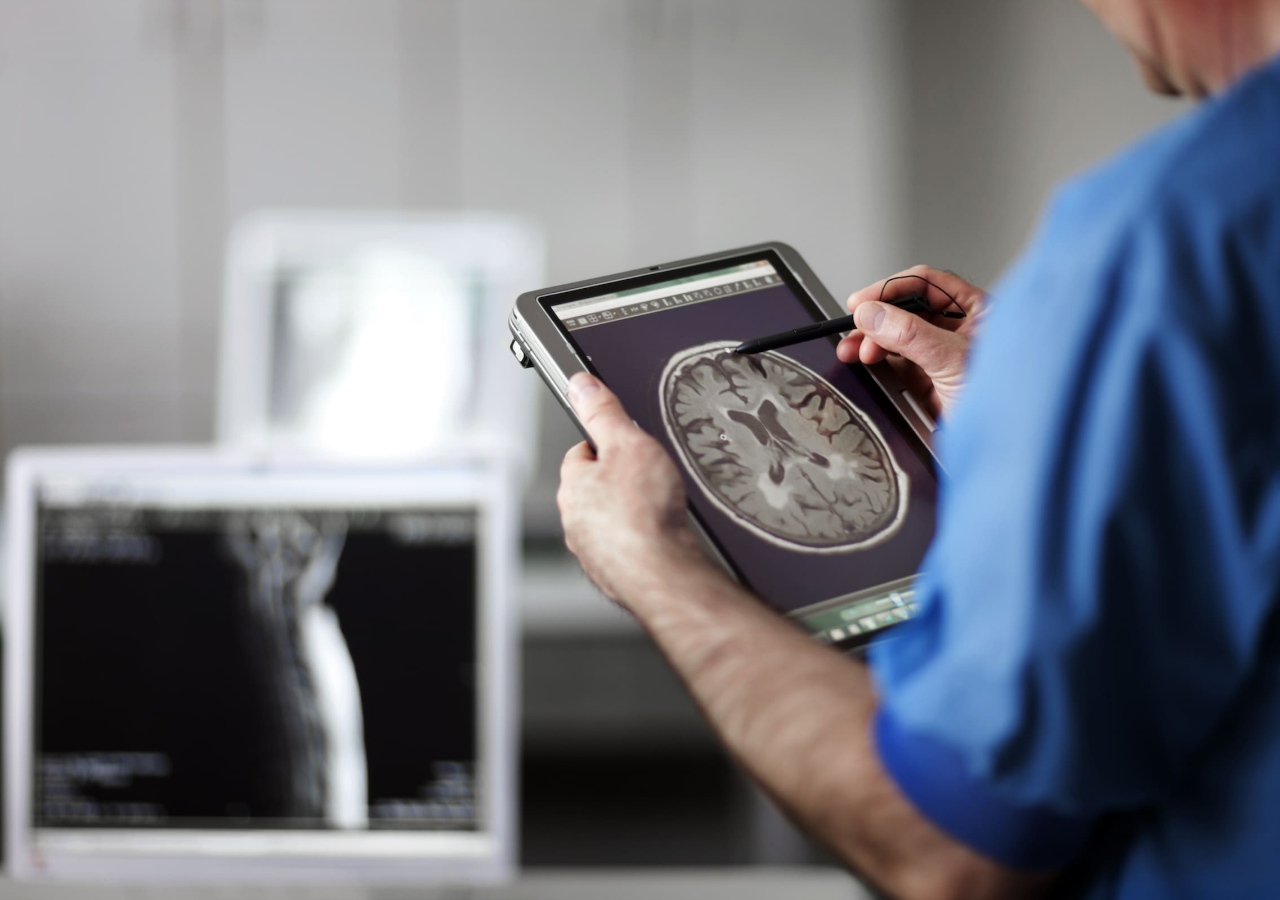
<file: html5/index.html>
<!DOCTYPE html>
<html xmlns="http://www.w3.org/1999/xhtml" xml:lang="en" lang="en">
  <head>
    <!--
			Copyright (c) 2013-2022 Antoine Martin <antoine@xpra.org>
			Copyright (c) 2014 Joshua Higgins <josh@kxes.net>
			Licensed under MPL 2.0
		-->

    <title>三维重建医学处理软件</title>
    <meta charset="utf-8" />
    <meta name="description" content="三维重建医学处理软件">
    <meta name="apple-mobile-web-app-capable" content="yes" />
    <meta name="mobile-web-app-capable" content="yes" />
    <link
      rel="shortcut icon"
      type="image/png"
      href="favicon.png"
      id="favicon"
    />

    <link rel="stylesheet" href="css/client.css" />
    <meta name="viewport" content="width=device-width, initial-scale=1, maximum-scale=1.0, user-scalable=0;" name="viewport" />
    <link rel="stylesheet" href="css/spinner.css" />

    <script>
    setInterval(function() {window.jQuery(document).resize();},1000);
    if (!Object.hasOwn) {
        Object.hasOwn = Object.call.bind(Object.hasOwnProperty);
    }
    </script>
    <script type="text/javascript" src="js/lib/jquery.js"></script>
    <script type="text/javascript" src="js/lib/jquery-ui.js"></script>
    <script
      type="text/javascript"
      src="js/lib/jquery.ba-throttle-debounce.js"
    ></script>
    <script
      type="text/javascript"
      src="js/lib/jquery-transform-draggable.js"
    ></script>


    <script type="text/javascript" src="js/lib/rencode.js"></script>
    <script type="text/javascript" src="js/lib/lz4.js"></script>
    <script type="text/javascript" src="js/lib/brotli_decode.js"></script>
    <script type="text/javascript" src="js/lib/forge.js"></script>

    <script type="text/javascript" src="js/lib/jsmpeg.js"></script>
    <script type="text/javascript" src="js/lib/aurora/aurora.js"></script>
    <!--
		<script type="text/javascript" src="js/lib/aurora/mp3.js"></script>
		<script type="text/javascript" src="js/lib/aurora/flac.js"></script>
		<script type="text/javascript" src="js/lib/aurora/aac.js"></script>
		-->
    <script type="text/javascript" src="js/lib/aurora/aurora-xpra.js"></script>
 		<script type="text/javascript" src="js/lib/circle-progress.js"></script>


    <script
      type="text/javascript"
      src="js/lib/web-streams-ponyfill.es6.js"
    ></script>
    <script type="text/javascript" src="js/lib/StreamSaver.js"></script>
    <script type="text/javascript" src="js/lib/FileSaver.js"></script>
    <script type="text/javascript" src="js/lib/jszip.js"></script>
    <script type="text/javascript" src="js/lib/detect-zoom.js"></script>

    <script type="text/javascript" src="js/Keycodes.js"></script>
    <script type="text/javascript" src="js/Protocol.js"></script>
    <script type="text/javascript" src="js/Window.js"></script>
    <script type="text/javascript" src="js/Notifications.js"></script>
    <script type="text/javascript" src="js/Constants.js"></script>
    <script type="text/javascript" src="js/Utilities.js"></script>
    <script type="text/javascript" src="js/MediaSourceUtil.js"></script>
    <script type="text/javascript" src="js/RgbHelpers.js"></script>
    <script type="text/javascript" src="js/VideoDecoder.js"></script>
    <script
      type="text/javascript"
      src="js/OffscreenDecodeWorkerHelper.js"
    ></script>
    <script type="text/javascript" src="js/Client.js"></script>

    <link rel="stylesheet" type="text/css" href="css/menu.css" />
    <script type="application/javascript" src="js/Menu.js"></script>
    <script type="application/javascript" src="js/MenuCustom.js"></script>
    <link rel="stylesheet" type="text/css" href="css/menu-skin.css" />
    <link rel="stylesheet" type="text/css" href="css/icon.css" />

    <!-- slick carousel for window preview feature -->
    <link rel="stylesheet" type="text/css" href="css/slick.css" />
    <script type="text/javascript" src="js/lib/slick.js"></script>

    <!-- simple-keyboard -->
    <script
      type="application/javascript"
      src="js/lib/simple-keyboard.js"
    ></script>
    <link rel="stylesheet" href="css/simple-keyboard.css" />
  </head>

  <body>
    <div
      id="dpi"
      style="
        width: 1in;
        height: 1in;
        left: -100%;
        top: -100%;
        position: absolute;
      "
    ></div>

    <div id="progress" class="overlay" style="display: none">
      <p id="progress-label"></p>
      <p id="progress-details"></p>
        <div class="col-sm-4">
		      <div class="progressbar">
            <div class="second circle" data-percent="10">
              <strong></strong>
            </div>
          </div>
		    </div>
    </div>

    <div id="login-overlay">
      <div id="login-box">
        <div id="login-innerbox">
          <span id="login-header"></span>
          <br />
          <div id="password-box">
            <input
              title="Password"
              type="password"
              id="password"
              autocomplete="current-password"
              placeholder="Password"
              size="16"
              maxlength="256"
            />
          </div>
          <br />
          <div id="login-buttons">
            <a class="login-button" role="button" onclick="login_cancel();"
              >Cancel</a
            >
            <a class="login-button" role="button" onclick="login_connect();"
              >Connect</a
            >
          </div>
        </div>
      </div>
    </div>

    <div id="screen" style="width: 100%; height: 100%">
      <div id="float_menu">
        <ul class="Menu -horizontal">
          <li class="-hasSubmenu -noChevron">
            <a href="#" title="Xpra" class="noDrag" data-icon="menu"></a>
            <ul id="menu_list">
              <li class="-hasSubmenu" id="startmenuentry" style="display: none">
                <a data-icon="apps" href="#">Start</a>
                <ul id="startmenu"></ul>
              </li>
              <li class="-hasSubmenu">
                <a href="#" data-icon="kitchen">Server</a>
                <ul>
                  <li id="clock_menu_entry">
                    <a
                      href="#"
                      data-icon="access_time"
                      onclick="return false"
                      id="clock_menu_text"
                    ></a>
                  </li>
                  <li id="upload_menu_entry">
                    <a
                      href="#"
                      data-icon="cloud_upload"
                      onclick="upload_file(event); return false"
                      >Upload file</a
                    >
                  </li>
                  <li id="shutdown_menu_entry">
                    <a
                      href="#"
                      data-icon="exit_to_app"
                      onclick="confirm_shutdown_server(event); return false"
                      >Shutdown Server</a
                    >
                  </li>
                </ul>
              </li>
              <!--
							<li class="-hasSubmenu">
								<a href="#" data-icon="list">Features</a>
								<ul>
									<li><a href="#" data-icon="message">Notifications</a></li>
								</ul>
							</li>
							-->
              <li class="-hasSubmenu">
                <a href="#" data-icon="info">Information</a>
                <ul>
                  <li>
                    <a
                      href="#"
                      data-icon="info"
                      onclick="show_about(event); return false"
                      >About Xpra</a
                    >
                  </li>
                  <li>
                    <a
                      href="#"
                      data-icon="trending_up"
                      onclick="show_sessioninfo(event); return false"
                      >Session Info</a
                    >
                  </li>
                  <li>
                    <a
                      href="#"
                      data-icon="bug_report"
                      onclick="show_bugreport(event); return false"
                      >Bug Report</a
                    >
                  </li>
                </ul>
              </li>
              <li>
                <a href="#" data-icon="refresh" onclick="location.reload()"
                  >Reload</a
                >
              </li>
              <li>
                <a
                  href="#"
                  data-icon="exit_to_app"
                  onclick="client.disconnect_reason='User request'; client.close(); return false"
                  >Disconnect</a
                >
              </li>
            </ul>
          </li>
          <li class="-hasSubmenu -noChevron">
            <a href="#" title="Open Windows" data-icon="filter" id="open_windows"></a>
            <ul id="open_windows_list"></ul>
          </li>
          <li class="-hasSubmenu -noChevron">
            <a
              href="#"
              id="fullscreen_button"
              title="Fullscreen"
              data-icon="fullscreen"
            ></a>
          </li>
          <li class="-hasSubmenu -noChevron">
            <a
              href="#"
              id="keyboard_button"
              title="Keyboard"
              data-icon="keyboard"
            ></a>
          </li>
          <li class="-hasSubmenu -noChevron">
            <a
              href="#"
              id="sound_button"
              title="Audio"
              data-icon="volume_off"
            ></a>
          </li>
        </ul>
        <div id="float_tray" class="menu-divright"></div>
      </div>
      <img id="shadow_pointer" alt="shadow pointer" />
    </div>

    <div id="window_preview"></div>

    <div class="notifications"></div>

    <form id="upload_form">
      <input type="file" id="upload" style="display: none" />
    </form>

    <div id="about">
      <h2>Msunsoft Imaging Viewer</h2>
      <h3>Version 9.0 beta</h3>
      <span>
        Copyright (c) 2013-2022 Antoine Martin &lt;antoine@xpra.org&gt;
        <br />
        Copyright (c) 2014 Joshua Higgins &lt;josh@kxes.net&gt;
      </span>
      <br />
      <br />
      <span class="info">
        This code is available under the
        <a href="./LICENSE">Mozilla Public License Version 2.0</a>
        <br />
        For more information, see
        <a rel="noopener" href="https://github.com/Xpra-org/xpra-html5"
          >xpra HTML5 project</a
        >.
      </span>
    </div>

    <div id="sessioninfo">
      <h2>Session Information</h2>
      <h3>Connection Data</h3>
      <table id="sessiondata">
        <caption>
          Session Connection Data Information
        </caption>
        <tr>
          <th scope="row">Server Endpoint</th>
          <td id="endpoint"></td>
        </tr>
        <tr>
          <th scope="row">Server Display</th>
          <td id="server_display"></td>
        </tr>
        <!-- <tr>
				<th>Server Hostname</th>
				<td id="server_hostname"></td>
			</tr> -->
        <tr>
          <th scope="row">Server Platform</th>
          <td id="server_platform"></td>
        </tr>
        <tr>
          <th scope="row">Server Load</th>
          <td id="server_load"></td>
        </tr>
        <!-- <tr>
				<th>Session Started</th>
				<td id="session_started"></td>
			</tr> -->
        <tr>
          <th scope="row">Session Connected</th>
          <td id="session_connected"></td>
        </tr>
        <tr>
          <th scope="row">Server Latency</th>
          <td id="server_latency"></td>
        </tr>
        <tr>
          <th scope="row">Client Latency</th>
          <td id="client_latency"></td>
        </tr>
      </table>
    </div>

    <div id="bugreport">
      <h2>Xpra Bug Report</h2>
      <br />
      <form>
        Summary:
        <input
          id="bugreport_summary"
          type="text"
          size="48"
          maxlength="128"
          value=""
        />
        <br />
        Description:
        <br />
        <textarea id="bugreport_description" cols="60" rows="6"></textarea>
        <br />
        <button id="bugreport_cancel" type="button" onclick="hide_bugreport()">
          Cancel
        </button>
        <button
          id="bugreport_submit"
          type="button"
          onclick="generate_bugreport()"
          disabled
        >
          Generate Report
        </button>
      </form>
    </div>

    <div>
      <textarea
        id="pasteboard"
        readonly
        style="display: block; position: absolute; left: -99em"
      ></textarea>
    </div>

    <div
      class="simple-keyboard"
      style="display: block; position: fixed; bottom: 0; width: 100%"
    ></div>

    <script>
      function animateElements(percent) {
          $('.progressbar').each(function () {
              var elementPos = $(this).offset().top;
              var topOfWindow = $(window).scrollTop();
              //var percent = $(this).find('.circle').attr('data-percent');
              console.log(percent);
              var animate = $(this).data('animate');
              if (elementPos < topOfWindow + $(window).height() - 30 && !animate) {
                  $(this).data('animate', true);
                  $(this).find('.circle').circleProgress({
                      startAngle: -Math.PI / 2,
                      value: percent / 100,
                      size : 300,
                      thickness: 80,
                      fill: {
                          color: '#9E77E2'
                      },
                      emptyFill: '#323232',
                  }).on('circle-animation-progress', function (event, progress, stepValue) {
                      $(this).find('strong').text((stepValue*100).toFixed(0) + "%");
                  }).stop();
              } else {
                  $(this).find('.circle').circleProgress('value', percent / 100);
              }
          });
      }
      const default_settings = {};
      const getparam = function (prop) {
        let v = Utilities.getparam(prop);
        if (v == null && prop in default_settings) {
          v = default_settings[prop];
        }
        return v;
      };

      const getboolparam = function (prop, default_value) {
        let v = Utilities.getparam(prop);
        if (v == null && prop in default_settings) {
          v = default_settings[prop];
        }
        return Utilities.stristrue(v, default_value);
      };
      const getboolautoparam = function (prop, default_value) {
        let v = Utilities.getparam(prop);
        if (v == null && prop in default_settings) {
          v = default_settings[prop];
        }
        if (v == "auto") {
          return "auto";
        }
        return Utilities.stristrue(v, default_value);
      };
      const getintparam = function (prop, default_value) {
        let v = Utilities.getparam(prop);
        if (v == null && prop in default_settings) {
          v = default_settings[prop];
        }
        try {
          v = parseInt(v);
        } catch (e) {
          return default_value;
        }
        if (v === null || isNaN(v)) {
          return default_value;
        }
        return v;
      };
      const getfloatparam = function (prop, default_value) {
        let v = Utilities.getparam(prop);
        if (v == null && prop in default_settings) {
          v = default_settings[prop];
        }
        try {
          v = parseFloat(v);
        } catch (e) {
          return default_value;
        }
        if (v === null || isNaN(v)) {
          return default_value;
        }
        return v;
      };

      const float_menu_item_size = 30;
      const float_menu_padding = 20;
      let float_menu_width = float_menu_item_size * 5 + float_menu_padding;

      let cdebug = function () {
        Utilities.clog.apply(Utilities, arguments);
      };
      let clog = function () {
        Utilities.clog.apply(Utilities, arguments);
      };

      //start calculating the fps asap:
      let animation_times = [];
      let fps = -1;
      let vrefresh = -1;
      function animation_cb(now) {
        let l = animation_times.push(now);
        if (l > 100) {
          animation_times.shift();
        }
        let t0 = animation_times[0];
        if (now > t0) {
          fps = Math.floor((1000 * (l - 1)) / (now - t0));
        }
        cdebug("draw", "animation_cb", now, "fps", fps, "vrefresh", vrefresh);
        if (vrefresh < 0) {
          window.requestAnimationFrame(animation_cb);
        }
      }
      window.requestAnimationFrame(animation_cb);

      function confirm_shutdown_server() {
        if (confirm("Shutdown this server?")) {
          client.reconnect = false;
          client.send(["shutdown-server"]);
        }
      }

      function upload_file(event) {
        $(".menu-content").slideUp();
        $("#upload").click();
      }

      function cleanup_dialogs() {
        $(".menu-content").slideUp();
        $("#about").hide();
        hide_sessioninfo();
        hide_bugreport();
      }
      function connection_established() {
        //this may be a re-connection,
        //so make sure we cleanup any left-overs
        clog("connection-established");
        cleanup_dialogs();
        $("button.menu-button").prop("disabled", false);
      }
      function connection_lost() {
        clog("connection-lost");
        cleanup_dialogs();
        $("button.menu-button").prop("disabled", true);
      }
      document.addEventListener(
        "connection-established",
        connection_established
      );
      document.addEventListener("connection-lost", connection_lost);

      $("body").click(function () {
        $(".menu-content").slideUp();
        $("#about").hide();
        hide_sessioninfo();
      });

      function enable_clipboard_autofocus() {
        $("#pasteboard").blur(function () {
          //force focus back to our capture widget:
          if (client.capture_keyboard) {
            $("#pasteboard").focus();
          }
        });
        const pasteboard_element = $("#pasteboard");
        pasteboard_element.prop("autofocus");
        pasteboard_element.focus();
      }
      function cancel_clipboard_autofocus() {
        $("#pasteboard").removeAttr("autofocus");
      }

      function show_about(event) {
        $(".menu-content").slideUp();
        $("#about").show();
        hide_sessioninfo();
        event.stopPropagation();
      }

      //session-info handling:
      function show_sessioninfo(event) {
        $(".menu-content").slideUp();
        $("#about").hide();
        $("#sessiondata td").html("");
        $("#sessioninfo").show();
        client.start_info_timer();
        event.stopPropagation();
      }
      function hide_sessioninfo() {
        $("#sessioninfo").hide();
        client.stop_info_timer();
      }
      document.addEventListener(
        "info-response",
        function (e) {
          const info = e.data;
          $("#endpoint").html(client.uri);
          $("#server_display").html(client.server_display);
          $("#server_platform").html(client.server_platform);
          if (client.server_load == null) {
            $("#server_load").html("n/a");
          } else {
            $("#server_load").html("" + client.server_load);
          }
          function toHHMMSS(t) {
            let s = "";
            const hh = Math.floor(t / 1000 / 60 / 60);
            if (hh > 0) s += "" + hh + ":";
            const mm = Math.floor(t / 1000 / 60) % 60;
            s += ("0" + mm).slice(-2); //left pad with "0"
            const ss = Math.floor(t / 1000) % 60;
            s += ":" + ("0" + ss).slice(-2); //left pad with "0"
            return s;
          }
          const elapsed = new Date().getTime() - client.client_start_time;
          $("#session_connected").html(toHHMMSS(elapsed));
          if (client.server_ping_latency >= 0)
            $("#server_latency").html(client.server_ping_latency);
          if (client.client_ping_latency >= 0)
            $("#client_latency").html(client.client_ping_latency);
          //TODO:
          // * add packet counter to Protocol.js
          //"Packets Received"
          //"Encoding + Compression"
        },
        false
      );

      function enable_bugreport_submit() {
        $("#bugreport_submit").prop("disabled", false);
        document.removeEventListener("info-response", enable_bugreport_submit);
      }
      function hide_bugreport() {
        $("#bugreport").hide();
        if (client.clipboard_enabled) {
          enable_clipboard_autofocus();
        }
      }
      function show_bugreport(event) {
        //stop capturing input, so we can interact with the bugreport form:
        client.capture_keyboard = false;
        cancel_clipboard_autofocus();
        //hide menu:
        $(".menu-content").slideUp();
        $("#bugreport").show();
        event.stopPropagation();
        //disable submit until we get an info-response:
        $("#bugreport_submit").prop("disabled", true);
        document.addEventListener("info-response", enable_bugreport_submit);
        client.send_info_request();
      }
      function generate_bugreport() {
        client.capture_keyboard = true;
        const zip = new JSZip();
        zip.file(
          "Summary.txt",
          "" +
            $("#bugreport_summary").val() +
            "\n\n" +
            $("#bugreport_description").val()
        );
        zip.file(
          "Server-Info.txt",
          "" + JSON.stringify(client.server_last_info)
        );
        //screenshot:
        if (!client.offscreen_api) {
          const canvas = document.createElement("canvas");
          canvas.width = client.desktop_width;
          canvas.height = client.desktop_height;
          const ctx = canvas.getContext("2d");
          for (let i in client.id_to_window) {
            const iwin = client.id_to_window[i];
            ctx.drawImage(iwin.draw_canvas, iwin.x, iwin.y);
          }
          const png_base64 = canvas.toDataURL("image/png");
          zip.file(
            "screenshot.png",
            Utilities.convertDataURIToBinary(png_base64)
          );
        }
        zip.generateAsync({ type: "blob" }).then(function (content) {
          saveAs(content, "bugreport.zip");
        });
        hide_bugreport();
      }
      const password_input = document.getElementById("password");
      let login_callback = null;
      function login_cancel() {
        $("#login-overlay").fadeOut();
        password_input.removeEventListener("keydown", password_special_keys);
        password_input.value = "";
        login_callback(null);
      }
      function login_connect() {
        $("#login-overlay").fadeOut();
        const password = password_input.value;
        password_input.removeEventListener("keydown", password_special_keys);
        password_input.value = "";
        login_callback(password);
      }
      function password_special_keys(e) {
        if (!e) {
          e = window.event;
        }
        if (e.keyCode == 13) {
          e.preventDefault();
          login_connect();
        }
        if (e.keyCode == 27) {
          e.preventDefault();
          login_cancel();
        }
      }
      function password_prompt_fn(heading, callback) {
        login_callback = callback;
        $("#login-overlay").fadeIn();
        $("#login-header").text(heading);
        password_input.focus();
        password_input.addEventListener("keydown", password_special_keys);
      }

      function keycloak_prompt_fn(url, callback) {
        const params = new URLSearchParams(window.location.search);
        const code = params.get("code");
        const error = params.get("error");
        if (error) {
          const error_description = params.get("error_description");
          callback(JSON.stringify({ error, error_description }));
        } else if (!code) {
          window.location.href = url;
        } else {
          history.replaceState({}, "", window.location.pathname);
          callback(JSON.stringify({ code }));
        }
      }

      let touchaction_scroll = true;
      function toggle_touchaction() {
        touchaction_scroll = !touchaction_scroll;
        set_touchaction();
      }
      function set_touchaction() {
        let touchaction, label;
        if (touchaction_scroll) {
          touchaction = "none";
          label = "zoom";
        } else {
          touchaction = "auto";
          label = "scroll";
        }
        cdebug(
          "mouse",
          "set_touchaction() touchaction=",
          touchaction,
          "label=",
          label
        );
        $("div.window canvas").css("touch-action", touchaction);
        $("#touchaction_link").html("Set Touch Action: " + label);
        if (!Utilities.isEdge()) {
          $("#touchaction_link").hide();
        }
      }

      function init_client() {
        if (typeof jQuery == "undefined") {
          window.alert(
            "Incomplete Xpra HTML5 client installation: jQuery is missing, cannot continue."
          );
          return;
        }
        const https = document.location.protocol == "https:";

        // look at url parameters
        const username = getparam("username") || getparam("handle") || null;
        const passwords = [];
        for (let i = 0; i < 10; i++) {
          let password =
            getparam("password" + i) || getparam("token" + i) || null;
          if (!password && i == 0) {
            //try with no suffix:
            password = getparam("password") || getparam("token") || null;
          }
          if (password) {
            passwords.push(password);
          } else {
            break;
          }
        }
        const sound = getboolparam("sound", true) || null;
        const audio_codec = getparam("audio_codec") || null;
        const offscreen = getboolparam("offscreen", true);
        const encoding = getparam("encoding") || null;
        const bandwidth_limit = getintparam("bandwidth_limit", 0) || 0;
        const action = getparam("action") || "connect";
        const display = getparam("display") || "";
        const shadow_display = getparam("shadow_display") || "";
        const submit = getboolparam("submit", true);
        const server = getparam("server") || window.location.hostname;
        const port = getparam("port") || window.location.port;
        const ssl = getboolparam("ssl", https);
        const path = getparam("path") || window.location.pathname;
        const encryption = getparam("encryption") || null;
        const key = getparam("key") || null;
        const keyboard_layout = getparam("keyboard_layout") || null;
        const start = getparam("start");
        const exit_with_children = getboolparam("exit_with_children", false);
        const exit_with_client = getboolparam("exit_with_client", false);
        const sharing = getboolparam("sharing", false);
        const video = getboolparam("video", Utilities.is_64bit());
        const mediasource_video = getboolparam("mediasource_video", false);
        const remote_logging = getboolparam("remote_logging", true);
        const insecure = getboolparam("insecure", false);
        const ignore_audio_blacklist = getboolparam(
          "ignore_audio_blacklist",
          false
        );
        const keyboard = getboolparam("keyboard", Utilities.isMobile());
        //Safari and navigator.clipboard don't mix well:
        //(only enabled with ssl contexts)
        //https://github.com/Xpra-org/xpra-html5/issues/226
        const clipboard = getboolparam("clipboard", !(Utilities.isSafari() && ssl));
        const printing = getboolparam("printing", true);
        const file_transfer = getboolparam("file_transfer", true);
        const steal = getboolparam("steal", true);
        const reconnect = getboolparam("reconnect", true);
        const swap_keys = getboolparam("swap_keys", Utilities.isMacOS());
        const scroll_reverse_x = getboolparam("scroll_reverse_x", false);
        const scroll_reverse_y = getboolautoparam("scroll_reverse_y", null);
        const floating_menu = getboolparam("floating_menu", true);
        const toolbar_position = getparam("toolbar_position");
        const autohide = getboolparam("autohide", false);
        const override_width = getfloatparam(
          "override_width",
          window.innerWidth
        );
        vrefresh = getintparam("vrefresh", -1);
        if (vrefresh < 0 && fps >= 30) {
          vrefresh = fps;
        }

        try {
          sessionStorage.removeItem("password");
        } catch (e) {
          //ignore
        }
        try {
          sessionStorage.removeItem("token");
        } catch (e) {
          //ignore
        }

        var scale = 1;
        if (window.innerWidth !== override_width) {
          scale = override_width / window.innerWidth;
        }

        let progress_timer;
        const progress_value = 0;
        let progress_offset = 0;
        // show connection progress:
        function connection_progress(state, details, progress) {
          clog(
            "connection_progress(",
            state,
            ", ",
            details,
            ", ",
            progress,
            ")"
          );
          if (progress >= 100) {
            $("#progress").hide();
          } else {
            $("#progress").show();
          }
          $("#progress-label").text(state || " ");
          $("#progress-details").text(details || " ");
          animateElements(progress);
          const progress_value = progress;
          if (progress_timer) {
            window.clearTimeout(progress_timer);
            progress_timer = null;
          }
          if (progress < 100) {
            progress_move_offset();
          }
        }
        // the offset is just to make the user feel better
        // nothing changes, but we just show a slow progress
        function progress_move_offset() {
          progress_timer = null;
          progress_offset++;
          $("#progress-bar").val(progress_value + progress_offset);
          if (progress_offset < 9) {
            progress_timer = window.setTimeout(
              progress_move_offset,
              (5 + progress_offset) * progress_offset
            );
          }
        }

        let debug;
        const debug_categories = [];
        const categories = [
          "main",
          "keyboard",
          "geometry",
          "mouse",
          "clipboard",
          "draw",
          "audio",
          "network",
          "file",
        ];

        for (let i = 0; i < categories.length; i++) {
          const category = categories[i];
          debug = getboolparam("debug_" + category, false);
          if (debug) {
            debug_categories.push(category);
          }
        }
        clog("debug enabled for:", debug_categories);

        // create the client
        const client = new XpraClient("screen");
        client.debug_categories = debug_categories;
        client.remote_logging = remote_logging;
        client.sharing = sharing;
        client.insecure = insecure;
        client.clipboard_enabled = clipboard;
        client.printing = printing;
        client.file_transfer = file_transfer;
        client.bandwidth_limit = bandwidth_limit;
        client.steal = steal;
        client.reconnect = reconnect;
        client.swap_keys = swap_keys;
        client.on_connection_progress = connection_progress;
        client.scroll_reverse_x = scroll_reverse_x;
        client.scroll_reverse_y = scroll_reverse_y;
        client.vrefresh = vrefresh;
        client.scale = scale;
        // example overrides:
        //   `client.HELLO_TIMEOUT = 3600000;`
        //   `client.PING_TIMEOUT = 60000;`
        //   `client.PING_GRACE = 30000;`
        //   `client.PING_FREQUENCY = 15000;`

        if (debug) {
          //example of client event hooks:
          client.on_open = function () {
            cdebug("network", "connection open");
          };
          client.on_connect = function () {
            cdebug("network", "connection established");
          };
          client.on_first_ui_event = function () {
            cdebug("network", "first ui event");
          };
          client.on_last_window = function () {
            cdebug("network", "last window disappeared");
          };
        }

        if (video) {
          // VPX checks. Will only succeed if we can use VideoDecoder.js
          client.check_encodings.push("h264");
          client.check_encodings.push("vp8");
          client.check_encodings.push("vp9");

          if (JSMpeg && JSMpeg.Renderer && JSMpeg.Decoder) {
            //TODO: should be moved to 'check_encodings'
            //and added to the decode worker:
            client.supported_encodings.push("mpeg1");
          }
          if (mediasource_video) {
            client.supported_encodings.push(
              "vp8+webm",
              "h264+mp4",
              "mpeg4+mp4"
            );
          }
        }
        if (encoding) {
          // the primary encoding
          client.set_encoding(encoding);
        }
        client.offscreen_api = offscreen && client.offscreen_api;

        if (action && action != "connect") {
          const sns = {
            mode: action,
          };
          if (exit_with_children) {
            sns["exit-with-children"] = true;
            if (start) {
              sns["start-child"] = [start];
            }
          } else {
            if (start) {
              sns["start"] = [start];
            }
          }
          if (exit_with_client) {
            sns["exit-with-client"] = true;
          }
          client.start_new_session = sns;
        }

        // sound support
        if (sound) {
          client.audio_enabled = true;
          clog("sound enabled, audio codec string: " + audio_codec);
          if (audio_codec && audio_codec.includes(":")) {
            const acparts = audio_codec.split(":");
            client.audio_framework = acparts[0];
            client.audio_codec = acparts[1];
          }
          client.audio_mediasource_enabled = getboolparam("mediasource", true);
          client.audio_aurora_enabled = getboolparam("aurora", true);
          client.audio_httpstream_enabled = getboolparam("http-stream", true);
        }

        if (keyboard_layout) {
          client.keyboard_layout = keyboard_layout;
        }

        // check for username and password
        if (username) {
          client.username = username;
        }
        if (passwords) {
          client.passwords = passwords;
        }
        if (action == "connect") {
          client.server_display = display;
        } else if (action == "shadow") {
          client.server_display = shadow_display;
        }

        // check for encryption parameters
        if (
          encryption &&
          ["0", "false", "no", "disabled"].indexOf(encryption.toLowerCase()) < 0
        ) {
          client.encryption = encryption.toUpperCase();
          if (key) {
            client.encryption_key = key;
          }
          console.log("encryption:", client.encryption);
        }

        // attach a callback for when client closes
        const debug_main = getboolparam("debug_main", false);
        if (!debug_main) {
          client.callback_close = function (reason) {
            clog("closing: ", reason);
            if (submit) {
              let message = "Connection closed (socket closed)";
              if (reason) {
                message = reason;
              }
              let url = "./connect.html";
              const has_session_storage = Utilities.hasSessionStorage();
              function add_prop(prop, value) {
                if (has_session_storage) {
                  if (value === null || value === "undefined") {
                    sessionStorage.removeItem(prop);
                  } else {
                    sessionStorage.setItem(prop, value);
                  }
                } else {
                  if (value === null || value === "undefined") {
                    value = "";
                  }
                  url = url + "&" + prop + "=" + encodeURIComponent("" + value);
                }
              }
              add_prop("disconnect", message);
              const props = {
                username: username,
                insecure: insecure,
                server: server,
                port: port,
                ssl: ssl,
                path: path,
                encryption: encryption,
                encoding: encoding,
                bandwidth_limit: bandwidth_limit,
                keyboard_layout: keyboard_layout,
                swap_keys: swap_keys,
                scroll_reverse_x: scroll_reverse_x,
                scroll_reverse_y: scroll_reverse_y,
                reconnect: reconnect,
                action: action,
                display: display,
                shadow_display: shadow_display,
                start: start,
                sound: sound,
                audio_codec: audio_codec,
                keyboard: keyboard,
                clipboard: clipboard,
                printing: printing,
                file_transfer: file_transfer,
                exit_with_children: exit_with_children,
                exit_with_client: exit_with_client,
                sharing: sharing,
                steal: steal,
                video: video,
                mediasource_video: mediasource_video,
                remote_logging: remote_logging,
                ignore_audio_blacklist: ignore_audio_blacklist,
                floating_menu: floating_menu,
                toolbar_position: toolbar_position,
                autohide: autohide,
              };
              for (let i = 0; i < client.debug_categories.length; i++) {
                const category = client.debug_categories[i];
                props["debug_" + category] = true;
              }
              if (insecure || Utilities.hasSessionStorage()) {
                props["password"] = password;
              } else {
                props["password"] = "";
              }
              for (let name in props) {
                const value = props[name];
                add_prop(name, value);
              }
              window.location = url;
            } else {
              // if we didn't submit through the form, silently redirect to the connect gui
              window.location = "connect.html";
            }
          };
        }
        client.init(ignore_audio_blacklist);

        client.host = server;
        client.port = port;
        client.ssl = ssl;
        client.path = path.split("index.html")[0];
        return client;
      }

      function init_tablet_input(client) {
        //keyboard input for tablets:
        const pasteboard = $("#pasteboard");
        pasteboard.on("input", function (e) {
          const txt = pasteboard.val();
          pasteboard.val("");
          cdebug("keyboard", "oninput: '" + txt + "'");
          if (!client.topwindow) {
            return;
          }
          for (let i = 0; i < txt.length; i++) {
            const str = txt[i];
            const keycode = str.charCodeAt(0);
            let keyname = str;
            if (str in CHAR_TO_NAME) {
              keyname = CHAR_TO_NAME[str];
              if (keyname.includes("_")) {
                //ie: Thai_dochada
                const lang = keyname.split("_")[0];
                const key_language = KEYSYM_TO_LAYOUT[lang];
                client._check_browser_language(key_language);
              }
            }
            try {
              const modifiers = [];
              const keyval = keycode;
              const group = 0;
              let packet = [
                "key-action",
                client.topwindow,
                keyname,
                true,
                modifiers,
                keyval,
                str,
                keycode,
                group,
              ];
              cdebug("keyboard", packet);
              client.send(packet);
              packet = [
                "key-action",
                client.topwindow,
                keyname,
                false,
                modifiers,
                keyval,
                str,
                keycode,
                group,
              ];
              cdebug("keyboard", packet);
              client.send(packet);
            } catch (e) {
              client.exc(e, "input handling error");
            }
          }
        });
      }

      function init_clipboard(client) {
        client.init_clipboard();
      }

      function init_keyboard(client) {
        const Keyboard = window.SimpleKeyboard.default;
        let kb = new Keyboard({
          onKeyPress: (button) => onKeyPress(button),
          onKeyReleased: (button) => onKeyReleased(button),
          display: {
            ".com": "|",
            "{tab}": "tab",
            "{lock}": "lock",
            "{shift}": "shift",
            "{bksp}": "bksp",
            "{space}": "space",
            "{enter}": "return",
          },
        });
        window.kb = kb;
        window.keyboardShifted = false;
        function onChange(input) {
          clog("Input changed", input);
        }
        function onKeyPress(button) {
          forward_key(true, button);
          if (button == "{shift}" || button == "{lock}") {
            if (window.keyboardShifted) {
              window.kb.setOptions({ layoutName: "default" });
            } else {
              window.kb.setOptions({ layoutName: "shift" });
            }
            window.keyboardShifted = !window.keyboardShifted;
          }
        }
        function onKeyReleased(button) {
          forward_key(false, button);
        }
        function forward_key(pressed, button) {
          let key =
            {
              "{bksp}": "Backspace",
              "{enter}": "Return",
              "{space}": "Space",
              "{tab}": "Tab",
              "{lock}": "CapsLock",
              "{shift}": "Shift",
              ".com": "|",
            }[button] || button;
          let e = {
            which: 0,
            keyCode: 0,
            key: key,
            code: key,
          };
          client.do_keyb_process(pressed, e);
        }
        const keyboard = getboolparam("keyboard", Utilities.isMobile());
        if (!keyboard) {
          $(".simple-keyboard").hide();
          $("#keyboard_button").css("color", "#777");
        } else {
          $(".simple-keyboard").show();
          $("#keyboard_button").css("color", "#111");
        }
      }
      function toggle_keyboard() {
        $(".simple-keyboard").toggle();
        if ($(".simple-keyboard").is(":visible")) {
          $("#keyboard_button").css("color", "#111");
        } else {
          $("#keyboard_button").css("color", "#777");
        }
      }

      function init_file_transfer(client) {
        function handleFileSelect(evt) {
          evt.stopPropagation();
          evt.preventDefault();
          client.send_all_files(evt.dataTransfer.files);
        }
        function handleDragOver(evt) {
          evt.stopPropagation();
          evt.preventDefault();
          evt.dataTransfer.dropEffect = "copy";
        }
        const screen = document.getElementById("screen");
        screen.addEventListener("dragover", handleDragOver, false);
        screen.addEventListener("drop", handleFileSelect, false);

        $("#upload").on("change", function (evt) {
          evt.stopPropagation();
          evt.preventDefault();
          client.send_all_files(this.files);
          return false;
        });
        $("#upload_form").on("submit", function (evt) {
          evt.preventDefault();
        });
      }

      function init_clock(client, enabled) {
        if (!enabled) {
          $("#clock_menu_entry").hide();
          return;
        }
        function update_clock() {
          const now = new Date().getTime();
          const server_time =
            client.last_ping_server_time +
            (now - client.last_ping_local_time) +
            client.server_ping_latency;
          const date = new Date(server_time);
          const clock_text = $("#clock_text");
          const width = clock_text.width();
          clock_text.text(
            date.toLocaleDateString() + " " + date.toLocaleTimeString()
          );
          const clock_menu_text = $("#clock_menu_text");
          clock_menu_text.text(
            date.toLocaleDateString() + " " + date.toLocaleTimeString()
          );
          if (width != clock_text.width()) {
            //trays have been shifted left or right:
            client.reconfigure_all_trays();
          }
          //try to land at the half-second point,
          //so that we never miss displaying a second:
          let delay = (1500 - (server_time % 1000)) % 1000;
          if (delay < 10) {
            delay = 1000;
          }
          setTimeout(update_clock, delay);
        }

        function wait_for_time() {
          if (client.last_ping_local_time > 0) {
            update_clock();
          } else {
            //check again soon:
            //(ideally, we should register a callback on the ping packet)
            setTimeout(wait_for_time, 1000);
          }
        }
        wait_for_time();
      }

      function init_audio(client) {
        client.on_audio_state_change = function (newstate, details) {
          if (client.audio_state == newstate) {
            return;
          }
          client.audio_state = newstate;
          let tooltip;
          let data_icon;
          if (newstate == "playing") {
            data_icon = "volume_up";
            tooltip = "audio playing,\nclick to stop";
          } else if (newstate == "waiting") {
            data_icon = "volume_up";
            tooltip = "audio buffering";
          } else {
            data_icon = "volume_off";
            tooltip = "audio off,\nclick to start";
          }
          clog("audio-state:", newstate);
          const sound_button_element = $("#sound_button");
          sound_button_element.attr("data-icon", data_icon);
          sound_button_element.attr("title", tooltip);
        };
        if (client.audio_enabled) {
          $("#sound_button").click(function () {
            clog("speaker icon clicked, audio_enabled=", client.audio_enabled);
            if (
              client.audio_state == "playing" ||
              client.audio_state == "waiting"
            ) {
              client.on_audio_state_change("stopped", "user action");
              client.close_audio();
            } else {
              client.on_audio_state_change("waiting", "user action");
              client._audio_start_stream();
              client._sound_start_receiving();
            }
          });
        } else {
          $("#sound_button").hide();
        }
      }

      function toggle_fullscreen() {
        const f_el =
          Object.hasOwn(document, "requestFullScreen") ||
          Object.hasOwn(document, "webkitRequestFullScreen") ||
          Object.hasOwn(document, "mozRequestFullScreen") ||
          Object.hasOwn(document, "msRequestFullscreen");
        if (!f_el) {
          const elem = document.getElementById("fullscreen_button");
          var is_fullscreen =
            document.fullScreen ||
            document.mozFullScreen ||
            document.webkitIsFullScreen;
          if (!is_fullscreen) {
            const req =
              elem.requestFullScreen ||
              elem.webkitRequestFullScreen ||
              elem.mozRequestFullScreen ||
              elem.msRequestFullscreen;
            if (req) {
              req.call(document.body);

              // event codes: https://www.w3.org/TR/uievents-code/#key-alphanumeric-writing-system
              const keys = [
                "AltLeft",
                "AltRight",
                "Tab",
                "Escape",
                "ContextMenu",
                "MetaLeft",
                "MetaRight",
                "F1",
                "F2",
                "F3",
                "F4",
                "F5",
                "F6",
                "F7",
                "F8",
                "F9",
                "F10",
                "F11",
              ];
              navigator.keyboard
                .lock(keys)
                .then(() => {
                  console.log("keyboard lock success");
                })
                .catch((e) => {
                  console.log("keyboard lock failed: ", e);
                });

              $("#fullscreen").attr("src", "./icons/unfullscreen.png");
              elem.title = "Exit Fullscreen";
              $("#fullscreen_button").attr("data-icon", "fullscreen_exit");
            }
          } else {
            if (document.exitFullscreen) {
              document.exitFullscreen();
            } else if (document.webkitExitFullscreen) {
              document.webkitExitFullscreen();
            } else if (Object.hasOwn((document, "mozCancelFullScreen"))) {
              document.mozCancelFullScreen();
            } else if (Object.hasOwn((document, "msExitFullscreen"))) {
              document.msExitFullscreen();
            }

            $("#fullscreen").attr("src", "./icons/fullscreen.png");
            elem.title = "Fullscreen";
            $("#fullscreen_button").attr("data-icon", "fullscreen");
          }
        }
      }

      function expand_float_menu() {
        const expanded_width = float_menu_item_size * 5;
        const float_menu = document.getElementById("float_menu");
        float_menu.style.display = "inline-block";
        float_menu.style.width = expanded_width + "px";
        $("#float_menu").children().show();
        if (client) {
          client.reconfigure_all_trays();
        }
      }

      function retract_float_menu() {
        document.getElementById("float_menu").style.width = "0px";
        $("#float_menu").children().hide();
      }

      function init_float_menu() {
        const toolbar_position = getparam("toolbar_position");
        const floating_menu = getboolparam("floating_menu", true);
        const autohide = getboolparam("autohide", false);
        const float_menu_element = $("#float_menu");
        if (!floating_menu) {
          //nothing to do, it starts hidden
          return;
        }
        float_menu_element.fadeIn();
        if (client) {
          client.toolbar_position = toolbar_position;
        }
        if (autohide) {
          float_menu_element.on("mouseover", expand_float_menu);
          float_menu_element.on("mouseout", retract_float_menu);
          // Expand and retract the floating menu so it
          // is correctly positioned and collapsed
          expand_float_menu();
          retract_float_menu();
        } else {
          expand_float_menu();
        }
      }

      let client;
      function init_page() {
        const touchaction = getparam("touchaction") || "scroll";
        touchaction_scroll = touchaction == "scroll";
        set_touchaction();

        client = init_client();
        addEventListener(
          "unload",
          () => {
            clog("onunload()");
            client.close();
          },
          { capture: true }
        );

        addEventListener(
          "beforeunload",
          () => {
            const aft = client.active_file_transfers();
            clog("beforeunload(", event, ") active_file_transfers()=", aft);
            if (aft > 0) {
              //This text is now ignored by all browsers...
              event.returnValue =
                "There are file transfers in progress.\nAre you sure you want to leave?";
            }
            return event.returnValue;
          },
          { capture: true }
        );
        client.on_connect = function () {
          init_float_menu();
          if (client.clipboard_enabled) {
            enable_clipboard_autofocus();
          }
          client.capture_keyboard = true;
        };
        const blocked_hosts = (getparam("blocked-hosts") || "").split(",");
        if (blocked_hosts.indexOf(client.host.toLowerCase()) >= 0) {
          client.callback_close(
            "connection to host '" +
              client.host.replace(/[^A-Za-z0-9\.\:]/g, "") +
              "' blocked"
          );
        } else {
          client.connect();
        }

        //from now on, send log and debug to client function
        //which may forward it to the server once connected:
        clog = function () {
          if (client) {
            client.log.apply(client, arguments);
          }
        };
        cdebug = function () {
          if (client) {
            client.debug.apply(client, arguments);
          }
        };
        init_tablet_input(client);
        if (client.clipboard_enabled) {
          init_clipboard(client);
        }
        if (client.file_transfer) {
          init_file_transfer(client);
        } else {
          $("upload_link").removeAttr("href");
        }
        init_keyboard(client);
        init_clock(client, getboolparam("clock", true));
        init_audio(client);
        document.addEventListener("visibilitychange", function (e) {
          const window_ids = Object.keys(client.id_to_window).map(Number);
          clog(
            "visibilitychange hidden=",
            document.hidden,
            "connected=",
            client.connected
          );
          if (client.connected) {
            if (document.hidden) {
              client.suspend();
            } else {
              client.resume();
            }
          }
        });
        client.password_prompt_fn = password_prompt_fn;
        client.keycloak_prompt_fn = keycloak_prompt_fn;
        $("#fullscreen").on("click", function (e) {
          toggle_fullscreen();
        });

        $("#fullscreen_button").on("click", function (e) {
          toggle_fullscreen();
        });

        $("#keyboard_button").on("click", function (e) {
          toggle_keyboard();
        });

        // Configure Xpra tray window list right click behavior.
        $("#open_windows_list")
          .siblings("a")
          .on("mousedown", (e) => {
            if (e.buttons === 2) {
              client.toggle_window_preview();
            }
          });

        const screen_change_events =
          "webkitfullscreenchange mozfullscreenchange fullscreenchange MSFullscreenChange";
        $(document).on(screen_change_events, function () {
          const f_el =
            document.fullscreenElement ||
            document.mozFullScreen ||
            document.webkitIsFullScreen ||
            document.msFullscreenElement;
          clog("fullscreenchange:", f_el);
          if (f_el == null) {
            //we're not in fullscreen mode now, so show fullscreen icon again:
            $("#fullscreen_button").attr("data-icon", "fullscreen");
          }
        });
        // disable right click menu:
        window.oncontextmenu = function (e) {
          if (
            client.clipboard_enabled && (
              client.clipboard_direction === "to-client" ||
              client.clipboard_direction === "both"
            )
          ) {
            client._poll_clipboard(e);
          }
          e.preventDefault();
          e.stopPropagation();
          return false;
        };

        // Send clipboard from browser on focus if client-to-server clipboard is enabled.
        $(window).on("focus", (e) => {
          if (
            client.clipboard_direction === "to-server" ||
            client.clipboard_direction === "both"
          ) {
            client._poll_clipboard(e);
          }
        });

        // Prevent stuck keys.
        $(window).on("blur", (e) => {
          if (
            client.last_key_packet.length > 2 &&
            client.last_keycode_pressed > 0
          ) {
            console.log("clearing keycode: " + client.last_keycode_pressed);
            key_packet = client.last_key_packet;
            // Set pressed = false to indicate key up.
            key_packet[3] = false;
            client.send(key_packet);
            client.last_key_packet = [];
          }
        });
      }

      function load_default_settings() {
        const xhr = new XMLHttpRequest();
        xhr.open("GET", "./default-settings.txt");
        xhr.onload = function () {
          const tmp_default_settings = Utilities.parseINIString(
            xhr.responseText
          );
          clog("network", "got default settings:", tmp_default_settings);
          //update the default settings object
          //so getparam will look there
          for (const key in tmp_default_settings) {
            default_settings[key] = tmp_default_settings[key];
          }
          init_page();
        };
        xhr.onerror = function () {
          clog(
            "network",
            "default settings request failed with code",
            xhr.status
          );
          init_page();
        };
        xhr.onabort = function () {
          clog("network", "default settings request aborted");
          init_page();
        };
        xhr.send();
      }

      $(document).ready(function () {
        clog(
          "document is ready, browser is",
          navigator.platform,
          "64-bit:",
          Utilities.is_64bit()
        );
        load_default_settings();
      });
    </script>
  </body>
</html>
</file>
<file: html5/css/client.css>
html,
body {
    height: 100%;
    width: 100%;
    padding: 0;
    margin: 0;
    overflow: hidden;
    background-color: #021d3a;
    background-image: url(../background.png);
    background-position: center center;
    background-repeat: no-repeat;
    background-size: cover;
}

div.window canvas {
    touch-action: none;
    border-radius: 0 0 3px 3px;
}

body.desktop {
    background-color: #555;
}

div#top_bar {
    background-color: #444;
    width: 100%;
    height: 48px;
}

div#top_bar img {
    width: 48px;
    height: 48px;
}

div#connect_form {
    display: none;
}

div#disconnect_form {
    display: none;
}

.overlay {
    background-color: black;
    position: fixed;
    top: 0;
    right: 0;
    bottom: 0;
    left: 0;
    opacity: 0.5;
    z-index: 10;
    text-align: center;
    padding-top: 3em;
}

#progress-label {
    font-size: 1.4em;
    color: white;
    line-height: 2em;
    height: 2em;
}

#progress-details {
    font-size: 1.2em;
    color: white;
    line-height: 1.5em;
    height: 1.5em;
}

#progress-bar {
    height: 2em;
}

canvas {
    border: none;
    padding: 0;
    margin: 0;
    touch-action: none;
}

#pasteboard {
    position: fixed;
    top: -40px;
    width: 100px;
    height: 30px;
    left: 1px;
}

.undecorated {
    position: absolute;
    padding: 0;
    overflow: hidden;
}

.window {
    border: 1px;
    position: absolute;
    padding: 0;
    overflow: hidden;
    /* required for radius clip */
}

.window.override-redirect {}

.window.tray {
    position: relative;
    float: left;
}

.window.desktop {
    box-shadow: none;
}

.window-NORMAL {}

.window.border {
    border-color: grey;
    border-width: 1px;
    border-style: solid;
    box-shadow: 0px 10px 25px rgba(0, 0, 0, 0.5);
    border-radius: 6px 6px 3px 3px;
}

.windowicon {
    display: inline-block;
    position: absolute;
    width: 30px;
    height: 30px;
    left: 0px;
    top: 0px;
    overflow: hidden;
    cursor: default;
    background-color: transparent;
}

.windowtitle {
    font-family: Arial, Helvetica, sans-serif;
    display: inline-block;
    float: left;
    position: absolute;
    top: 0px;
    left: 0px;
    overflow: hidden;
    text-overflow: ellipsis;
    padding: 5px;
    padding-right: 48px;
    white-space: nowrap;
    cursor: default;
}

.windowbuttons {
    display: inline-block;
    position: absolute;
    z-index: 1;
    top: 0px;
    right: 0px;
    padding-right: 5px;
    cursor: pointer;
    padding-top: 7px;
    background-color: transparent;
}

.above {
    z-index: 10000;
}

.below {
    z-index: 0;
}

div.windowinfocus {
    z-index: 5000;
}

.windowhead {
    height: 30px;
    color: #000000;
    background-color: #A0A0A0;
    border-bottom: 1px solid #C0C0C0;
}

div.windowinfocus div.windowhead {
    background-color: #ffffff;
}

.modal {
    z-index: 20000;
}

.spinneroverlay {
    width: 100%;
    height: 100%;
    display: none;
    background-color: black;
    opacity: 0.5;
    position: absolute;
}

.spinnermiddle {
    display: table-cell;
    vertical-align: middle;
}

.ui-resizable-helper {
    border: 2px dotted #00F;
    z-index: 30000 !important;
}

.ui-resizable-handle {
    position: absolute;
    font-size: 0.1px;
    display: block;
}

.ui-resizable-disabled .ui-resizable-handle,
.ui-resizable-autohide .ui-resizable-handle {
    display: none;
}

.ui-resizable-n {
    cursor: n-resize;
    height: 7px;
    width: 100%;
    top: -5px;
    left: 0;
}

.ui-resizable-s {
    cursor: s-resize;
    height: 7px;
    width: 100%;
    bottom: -5px;
    left: 0;
}

.ui-resizable-e {
    cursor: e-resize;
    width: 7px;
    right: -5px;
    top: 0;
    height: 100%;
}

.ui-resizable-w {
    cursor: w-resize;
    width: 7px;
    left: -5px;
    top: 0;
    height: 100%;
}

.ui-resizable-se {
    cursor: se-resize;
    width: 12px;
    height: 12px;
    right: 1px;
    bottom: 1px;
}

.ui-resizable-sw {
    cursor: sw-resize;
    width: 9px;
    height: 9px;
    left: -5px;
    bottom: -5px;
}

.ui-resizable-nw {
    cursor: nw-resize;
    width: 9px;
    height: 9px;
    left: -5px;
    top: -5px;
}

.ui-resizable-ne {
    cursor: ne-resize;
    width: 9px;
    height: 9px;
    right: -5px;
    top: -5px;
}


.notifications {
    position: absolute;
    left: auto;
    right: 0;
    top: 96px;
    bottom: auto;
    width: 600px;
    height: auto;
    z-index: 10001;
    transition: height 0.5s, opacity 0.5s, top 0.5s, box-shadow 0.5s, bottom 0.5s;
    overflow: hidden;
    padding: 40px;
    visibility: hidden;
}

.notifications .alert {
    visibility: visible;
}

.notification_icon {
    max-width: 128px;
    max-height: 128px;
    float: left;
    padding: .4rem;
    padding-left: 1rem;
}

.notification_buttons {
    clear: both;
    margin: 10px 0px 0px auto;
    font-weight: 500;
    font-size: 1.2rem;
    height: 2em;
}

.notification_button {
    cursor: pointer;
    float: right;
    margin: 5px;
    padding: 5px;
    border: 1px solid black;
    border-radius: 5px;
    background-color: #f8f8f8;
    color: #000;
}

.notification_button:hover {
    background-color: #000;
    color: #ffffff;
}

@media screen and (max-width: 600px) {
    .notifications {
        bottom: 0;
        box-shadow: none;
        padding-top: 5rem;
    }
}

@media screen {
    .notifications .alert {
        box-shadow: 0 1rem 2rem rgba(21, 36, 48, 0.75);
        background-color: white;
        overflow: visible;
        border-radius: 8px;
        text-align: center;
        padding: .5rem;
        opacity: 40;
        margin-top: -10rem;
        position: relative;
        transform: translateY(10rem);
        transition: left 0.5s, margin 0.5s, opacity 0.5s, transform 0.5s;
    }
}

@media screen and (max-width: 600px) {
    .notifications .alert {
        opacity: 0;
        margin-top: 0;
        transform: translateY(0);
    }
}

.notifications .alert span {
    display: block;
    padding: 0;
    margin: 0 3rem;
    font-weight: 300;
    font-size: .9rem;
    text-overflow: ellipsis;
    line-height: 1rem;
    max-height: 5rem;
}

.notifications .alert span.title {
    margin: 1rem;
    font-weight: 600;
    font-size: 1.3rem;
    line-height: 1.3rem;
}

.notifications .alert span.message {
    text-align: left;
}

.notifications .alert span a {
    text-decoration: none;
}

.notifications .alert .dismiss {
    width: 2rem;
    position: absolute;
    right: 1rem;
    top: 1em;
    transform: scale(1, 1) translateY(-50%);
    font-size: 2rem;
    transition: margin 0.5s, opacity 0.5s, transform 0.5s;
    text-align: center;
    cursor: pointer;
    color: inherit;
    font-weight: 300;
    transform-origin: center center;
}

#about,
#sessioninfo,
#bugreport {
    font-family: "Helvetica Neue", Helvetica, Arial, sans-serif;
    background-color: #eee;
    border: 2px solid #ddd;
    display: none;
    z-index: 1000000;
    margin: auto;
    text-align: center;
    padding: 20px;
}

#about,
#sessioninfo,
#bugreport {
    position: fixed;
    margin: auto;
    width: 640px;
    height: 280px;
    top: 50%;
    left: 50%;
    margin-left: -320px;
    margin-top: -140px;
}

#bugreport {
    text-align: left;
}

#shadow_pointer {
    width: 32px;
    height: 32px;
    position: absolute;
    top: 0;
    left: 0;
    border: 1px;
    z-index: 100000;
    display: none;
}

table#sessiondata {
    width: 90%;
}

table#sessiondata th {
    text-align: left;
}

table#sessiondata td {
    text-align: right;
}

#upload {
    display: none;
}

.action-icons {
    position: relative;
    float: left;
}

.action-events {
    position: relative;
    float: left;
}

#action-link {
    display: none;
    color: #99f;
}

.clock_block {
    position: relative;
    float: left;
    padding-left: 100px;
}

#clock_text {
    font-family: "Helvetica Neue", Helvetica, Arial, sans-serif;
    color: #fff;
}

.audio {
    float: right;
    padding-right: 10px;
}

.simple-keyboard {
    z-index: 100000;
}

#login-overlay {
    position: fixed;
    display: none;
    width: 100%;
    height: 100%;
    top: 0;
    left: 0;
    right: 0;
    bottom: 0;
    background-color: rgba(0, 0, 0, 0.7);
    z-index: 20;
    cursor: pointer;
}

#login-box {
    height: 320px;
    width: 480px;
    margin: auto;
    margin-top: 20px;
    position: relative;
    z-index: 3;
    background: #D8D8D8;
    border-radius: 20px;
    padding: 20px;
}

#login-innerbox {
    margin: auto;
    height: 100%;
    z-index: 3;
    background: #E8E8E8;
    border-radius: 20px;
    text-align: center;
}

#login-header {
    font-size: 2em;
    clear: both;
    display: inline-block;
    margin: 0.5em;
}

#login-innerbox input {
    font-size: 1.5em;
    clear: both;
    display: inline-block;
    margin: 0.5em;
    padding: 2px;
    border: 2px solid #101010;
    border-radius: 4px;
}

#password-box {
    background: url("../icons/authentication.png") no-repeat;
    margin-left: 2em;
    margin-right: 2em;
}

#login-buttons {
    margin: 2em;
}

.login-button {
    margin: 1em;
    padding: 10px 32px;
    font-size: 18px;
    line-height: 1.3333333;
    border-radius: 6px;
    color: #fff;
    background-color: #5cb85c;
    border-color: #4cae4c;
    display: inline-block;
    text-align: center;
    white-space: nowrap;
    vertical-align: middle;
    touch-action: manipulation;
    cursor: pointer;
    user-select: none;
    background-image: none;
    border: 1px solid transparent;
    border-radius: 4px;
}

@media screen {
    .notifications .alert.visible {
        margin-top: 0;
        opacity: 1;
        transform: translateY(0);
    }

    .notifications .alert.hidden {
        overflow: hidden;
        margin-top: -2.125rem;
        z-index: -1;
    }
}

@media screen and (max-width: 600px) {
    .notifications .alert.hidden {
        transform: translateY(0) translateX(-10rem);
    }
}
</file>
<file: html5/css/spinner.css>
.spinner {
  margin: 60px auto;
  font-size: 10px;
  position: relative;
  text-indent: -9999em;
  border-top: 1.1em solid rgba(255, 255, 255, 0.2);
  border-right: 1.1em solid rgba(255, 255, 255, 0.2);
  border-bottom: 1.1em solid rgba(255, 255, 255, 0.2);
  border-left: 1.1em solid #ffffff;
  -webkit-transform: translateZ(0);
  -ms-transform: translateZ(0);
  transform: translateZ(0);
  -webkit-animation: load8 1.1s infinite linear;
  animation: load8 1.1s infinite linear;
}
.spinner,
.spinner:after {
  border-radius: 50%;
  width: 10em;
  height: 10em;
}
@-webkit-keyframes load8 {
  0% {
	-webkit-transform: rotate(0deg);
	transform: rotate(0deg);
  }
  100% {
	-webkit-transform: rotate(360deg);
	transform: rotate(360deg);
  }
}
@keyframes load8 {
  0% {
	-webkit-transform: rotate(0deg);
	transform: rotate(0deg);
  }
  100% {
	-webkit-transform: rotate(360deg);
	transform: rotate(360deg);
  }
}
</file>
<file: html5/css/menu.css>
/*
MIT License

Copyright (c) 2019 Mark Harkin, 2016 Dylan Hicks (aka. dylanh333)

Permission is hereby granted, free of charge, to any person obtaining a copy
of this software and associated documentation files (the "Software"), to deal
in the Software without restriction, including without limitation the rights
to use, copy, modify, merge, publish, distribute, sublicense, and/or sell
copies of the Software, and to permit persons to whom the Software is
furnished to do so, subject to the following conditions:

The above copyright notice and this permission notice shall be included in all
copies or substantial portions of the Software.

THE SOFTWARE IS PROVIDED "AS IS", WITHOUT WARRANTY OF ANY KIND, EXPRESS OR
IMPLIED, INCLUDING BUT NOT LIMITED TO THE WARRANTIES OF MERCHANTABILITY,
FITNESS FOR A PARTICULAR PURPOSE AND NONINFRINGEMENT. IN NO EVENT SHALL THE
AUTHORS OR COPYRIGHT HOLDERS BE LIABLE FOR ANY CLAIM, DAMAGES OR OTHER
LIABILITY, WHETHER IN AN ACTION OF CONTRACT, TORT OR OTHERWISE, ARISING FROM,
OUT OF OR IN CONNECTION WITH THE SOFTWARE OR THE USE OR OTHER DEALINGS IN THE
SOFTWARE.

*/

.Menu {
  display: none;
  position: relative;
  z-index: 100000;
}
/* Three basic menu layouts */
/* This also enforces that menu is a ul, and that
     * layout modifier is specified
     */
ul.Menu.-horizontal,
ul.Menu.-vertical {
  display: inline-block;
}
ul.Menu.-floating {
  display: block;
  position: absolute;
}

/* Menu and menu-item layout */
.Menu,
.Menu li,
.Menu li > ul {
  list-style: none;
  padding: 0px;
  margin: 0px;
}
.Menu li {
  display: block;
  position: relative;
  white-space: nowrap;
  word-break: keep-all;
}
.Menu.-horizontal > li {
  display: inline-block;
  float: left;
}
.Menu li > * {
  display: block;
  position: relative;
}
.Menu li > ul {
  position: absolute;
  min-width: 100%;
  top: 0px;
  left: 100%;
}
.Menu.-horizontal.-alignRight li > ul {
  left: auto;
  right: 100%;
}
.Menu.-horizontal.-alignRight > li > ul {
  right: 0px;
}
.Menu.-horizontal > li > ul {
  top: auto;
  left: auto;
}

/* Menu behaviour */
.Menu li > ul,
.Menu.-floating {
  display: none;
}
.Menu li > ul.-visible,
ul.Menu.-floating.-visible {
  display: block;
}

/* Menu animation */
.Menu li > ul,
.Menu.-horizontal.-alignRight li > ul,
.Menu.-floating {
  opacity: 1;
  transform: scale(1) translateY(0px);
  transform-origin: left top;
}
.Menu.-alignRight li > ul,
.Menu.-floating.-alignRight {
  transform-origin: right top;
}
.Menu li > ul.-animating,
.Menu.-floating.-animating {
  opacity: 0 !important;
  transform: scale(0.96) translateX(-16px);
}
.Menu li > ul.-animating {
  z-index: -1 !important;
}
.Menu.-horizontal > li > ul.-animating {
  transform: scale(0.96) translateY(-16px);
}
.Menu.-alignRight li > ul.-animating,
.Menu.-floating.-alignRight.-animating {
  transform: scale(0.96) translateX(16px);
}
.Menu.-horizontal.-alignRight > li > ul.-animating {
  transform: scale(0.96) translateY(-16px);
}

/* Menu item icons */
.Menu *[data-icon]:before {
  position: absolute;
  left: 0px;
  top: 0px;
  bottom: 0px;
  margin: auto 0px;
}
.Menu .Icon,
.Menu *[data-icon]:before {
  line-height: inherit;
}
.Menu .Icon {
  padding: 0px;
}
.Menu *:empty[data-icon] {
  padding-left: 0px !important;
  padding-right: 0px !important;
}

/* Submenu chevrons */
.Menu li.-hasSubmenu > a:after {
  display: block;
  position: absolute;

  width: 8px;
  height: 8px;
  right: 8px;
  bottom: 0px;
  top: 0px;
  margin: auto 0px;

  transform: rotate(45deg);
  border-width: 1px;
  border-color: black;
  border-style: solid solid none none;

  content: "";
}
.Menu.-horizontal > li.-hasSubmenu > a:after {
  width: 4px;
  height: 4px;
  bottom: 4px;
  top: auto;
  left: 0px;
  right: 0px;
  margin: 0px auto;

  border-style: none solid solid none;
}
.Menu li.-hasSubmenu.-noChevron > a:after {
  display: none;
}

/*
** Configurable values
*/
/* Height of navbar, and menu items */
/* All of these must be of equal value */
.Menu {
  line-height: 30px;
}
.Menu.-horizontal,
.Menu li,
.Menu li > :first-child {
  height: 30px;
}
.Menu *[data-icon]:before,
.Menu .Icon {
  width: 30px;
  height: 30px;
}
.Menu *[data-icon] {
  min-width: 30px;
  min-height: 30px;
  padding-left: 30px;
}

/* Default font settings for menu */
.Menu {
  font-family: Arial, Helvetica, Sans;
  font-size: 16px;
}

/* Icon font sizes */
.Menu *[data-icon]:before,
.Menu .Icon {
  font-size: 24px;
}
/* For submenus */
.Menu > li ul .Icon,
.Menu.-floating .Icon,
.Menu > li ul *[data-icon]:before,
.Menu.-floating *[data-icon]:before {
  font-size: 18px;
}

/* Colouring of menus */
/* Foreground */
.Menu,
.Menu li.-hasSubmenu > a:after {
  color: black;
  border-color: black; /* chevron colour */
}
/* Background */
.Menu ul,
.Menu.-floating {
  background: white;
}

/* Padding for each menu item */
.Menu li > * {
  padding: 0px 12px;
}
/* Indent of chevron */
.Menu li li.-hasSubmenu > a:after,
.Menu:not(.-horizontal) > li.-hasSubmenu > a:after {
  right: 12px;
}
.Menu li li.-hasSubmenu > a,
.Menu:not(.-horizontal) > li.-hasSubmenu > a {
  padding-right: 28px;
}

/* Minimum width of dropdown menus */
.Menu.-horizontal li > ul,
.Menu.-floating {
  min-width: 200px;
}

/* Animation speed of dropdown menus */
.Menu li > ul,
.Menu.-floating {
  transition: width 0.1s, height 0.1s, transform 0.1s, opacity 0.1s;
}

/* Styling of hyperlink text */
.Menu li > a {
  text-decoration: none;
  color: inherit;
}

/* Animation speed of :hover shading */
.Menu li > a:first-child {
  transition: background-color 0.2s;
}

/* Colour of :hover shading */
.Menu li:hover > a:first-child,
.Menu li.-active > a:first-child {
  background-color: rgba(0, 0, 0, 0.1);
}

/*
** End configurable values
*/
</file>
<file: html5/css/menu-skin.css>
/*
MIT License

Copyright (c) 2019 Mark Harkin, 2016 Dylan Hicks (aka. dylanh333)

Permission is hereby granted, free of charge, to any person obtaining a copy
of this software and associated documentation files (the "Software"), to deal
in the Software without restriction, including without limitation the rights
to use, copy, modify, merge, publish, distribute, sublicense, and/or sell
copies of the Software, and to permit persons to whom the Software is
furnished to do so, subject to the following conditions:

The above copyright notice and this permission notice shall be included in all
copies or substantial portions of the Software.

THE SOFTWARE IS PROVIDED "AS IS", WITHOUT WARRANTY OF ANY KIND, EXPRESS OR
IMPLIED, INCLUDING BUT NOT LIMITED TO THE WARRANTIES OF MERCHANTABILITY,
FITNESS FOR A PARTICULAR PURPOSE AND NONINFRINGEMENT. IN NO EVENT SHALL THE
AUTHORS OR COPYRIGHT HOLDERS BE LIABLE FOR ANY CLAIM, DAMAGES OR OTHER
LIABILITY, WHETHER IN AN ACTION OF CONTRACT, TORT OR OTHERWISE, ARISING FROM,
OUT OF OR IN CONNECTION WITH THE SOFTWARE OR THE USE OR OTHER DEALINGS IN THE
SOFTWARE.

*/

#float_menu {
  display: none;
  height: 30px;
  padding: 0px 0px 0px 20px;
  z-index: 100000;
  background: repeating-linear-gradient(
    90deg,
    white,
    white 1px,
    black 1px,
    black 2px
  );

  border-color: grey;
  border-width: 1px;
  border-style: solid;
  box-shadow: 0px 10px 25px rgba(0, 0, 0, 0.5);
}

.menu-divleft {
  float: left;
  clear: left;
}

.menu-divright {
  float: right;
  clear: right;
}

.menu-content-left {
  white-space: nowrap;
  float: left;
  width: 24px;
  height: 24px;
  padding: 3px 2px;
  vertical-align: middle;
  text-decoration: none;
  display: inline;
}

.menu-content-right {
  white-space: nowrap;
  float: right;
  width: 16px;
  height: 16px;
  padding: 7px 2px;
  vertical-align: middle;
  text-decoration: none;
  display: inline;
}

.windowlist-li {
  min-width: 400px;
}

.Menu {
  color: black;
}
/* Foreground */
.Menu,
.Menu li.-hasSubmenu > a:after {
  color: black;
  border-color: black; /* chevron colour */
}

/* Background */
.Menu,
.Menu li ul {
  background: white;
}

/* Border */
.Menu,
.Menu li ul {
  box-shadow: none;
}

.Menu li ul,
.Menu.-floating {
  border-radius: 3px;
}
.Menu.-horizontal > li > ul {
  border-top-left-radius: 0px;
  border-top-right-radius: 0px;
}
.Menu:not(.-alignRight) li > ul,
.Menu.-floating:not(.-alignRight) {
  border-top-left-radius: 0px;
}
.Menu.-alignRight li > ul,
.Menu.-floating.-alignRight {
  border-top-right-radius: 0px;
}

/* Drop shadow on Menus and header */
.Menu li ul,
.Menu.-floating {
  box-shadow: 0px 0px 0px 1px rgba(0, 0, 0, 0.2),
    0px 3px 1px 0px rgba(0, 0, 0, 0.2), 0px 6px 12px 0px rgba(0, 0, 0, 0.15);
}

#window_preview {
  display: none;
  width: 65%;
  position: fixed;
  top: 50%;
  left: 50%;
  transform: translate(-50%, -50%);
  z-index: 80000;
  background-color: rgba(0, 0, 0, 0.7);
  box-shadow: 0px 0px 25px rgba(0, 0, 0, 0.5);
  border-radius: 2px;
  padding: 20px;
}

.slick-track {
  display: flex !important;
}

.slick-slide {
  margin: 7px;
}

.slick-current {
  border-width: 3px;
  box-shadow: 0px 0px 20px rgba(255, 255, 255, 65%);
  border-radius: 2px;
  border: rgba(255, 255, 255, 50%);
  border-style: solid;
}

.window-preview-item-container {
  display: inline-block;
  height: 100%;
}

.window-preview-item-img {
  display: inline-block;
  width: 100%;
  height: 100%;
}

.window-preview-item-text {
  color: #fff;
  white-space: nowrap;
  overflow: hidden;
  text-overflow: ellipsis;
  font-family: auto;
  padding: 4px;
}
</file>
<file: html5/css/icon.css>
@font-face {
  font-family: "materialicons";
  src: url(../icons/materialicons-regular.woff) format("woff");
}

.Icon,
*[data-icon]:before {
  display: inline-block;
  position: relative;
  width: 40px;
  height: 40px;
  line-height: 40px;

  font-family: "materialicons";
  font-size: 24px;
  text-align: center;

  content: attr(data-icon);

  /* This is important for IE, which has it off by default */
  font-feature-settings: "liga" 1;
}

.Icon.-small {
  font-size: 18px;
}
</file>
<file: html5/css/simple-keyboard.css>
/*!
 * 
 *   simple-keyboard v2.32.56
 *   https://github.com/hodgef/simple-keyboard
 * 
 *   Copyright (c) Francisco Hodge (https://github.com/hodgef)
 * 
 *   This source code is licensed under the MIT license found in the
 *   LICENSE file in the root directory of this source tree.
 *   
 */
.hg-theme-default {
  width: 100%;
  -webkit-user-select: none;
  -moz-user-select: none;
  -ms-user-select: none;
  user-select: none;
  box-sizing: border-box;
  overflow: hidden;
  touch-action: manipulation;
}
.hg-theme-default .hg-button span {
  pointer-events: none;
}
.hg-theme-default button.hg-button {
  border-width: 0;
  outline: 0;
  font-size: inherit;
}
.hg-theme-default {
  font-family: "HelveticaNeue-Light", "Helvetica Neue Light", "Helvetica Neue",
    Helvetica, Arial, "Lucida Grande", sans-serif;
  background-color: #ececec;
  padding: 5px;
  border-radius: 5px;
}
.hg-theme-default .hg-button {
  display: inline-block;
  flex-grow: 1;
}
.hg-theme-default .hg-row {
  display: flex;
}
.hg-theme-default .hg-row:not(:last-child) {
  margin-bottom: 5px;
}
.hg-theme-default .hg-row .hg-button-container,
.hg-theme-default .hg-row .hg-button:not(:last-child) {
  margin-right: 5px;
}
.hg-theme-default .hg-row > div:last-child {
  margin-right: 0;
}
.hg-theme-default .hg-row .hg-button-container {
  display: flex;
}
.hg-theme-default .hg-button {
  box-shadow: 0 0 3px -1px rgba(0, 0, 0, 0.3);
  height: 40px;
  border-radius: 5px;
  box-sizing: border-box;
  padding: 5px;
  background: #fff;
  border-bottom: 1px solid #b5b5b5;
  cursor: pointer;
  display: flex;
  align-items: center;
  justify-content: center;
  -webkit-tap-highlight-color: rgba(0, 0, 0, 0);
}
.hg-theme-default .hg-button.hg-activeButton {
  background: #efefef;
}
.hg-theme-default.hg-layout-numeric .hg-button {
  width: 33.3%;
  height: 60px;
  align-items: center;
  display: flex;
  justify-content: center;
}
.hg-theme-default .hg-button.hg-button-numpadadd,
.hg-theme-default .hg-button.hg-button-numpadenter {
  height: 85px;
}
.hg-theme-default .hg-button.hg-button-numpad0 {
  width: 105px;
}
.hg-theme-default .hg-button.hg-button-com {
  max-width: 85px;
}
.hg-theme-default .hg-button.hg-standardBtn.hg-button-at {
  max-width: 45px;
}
.hg-theme-default .hg-button.hg-selectedButton {
  background: rgba(5, 25, 70, 0.53);
  color: #fff;
}
.hg-theme-default .hg-button.hg-standardBtn[data-skbtn=".com"] {
  max-width: 82px;
}
.hg-theme-default .hg-button.hg-standardBtn[data-skbtn="@"] {
  max-width: 60px;
}
</file>
